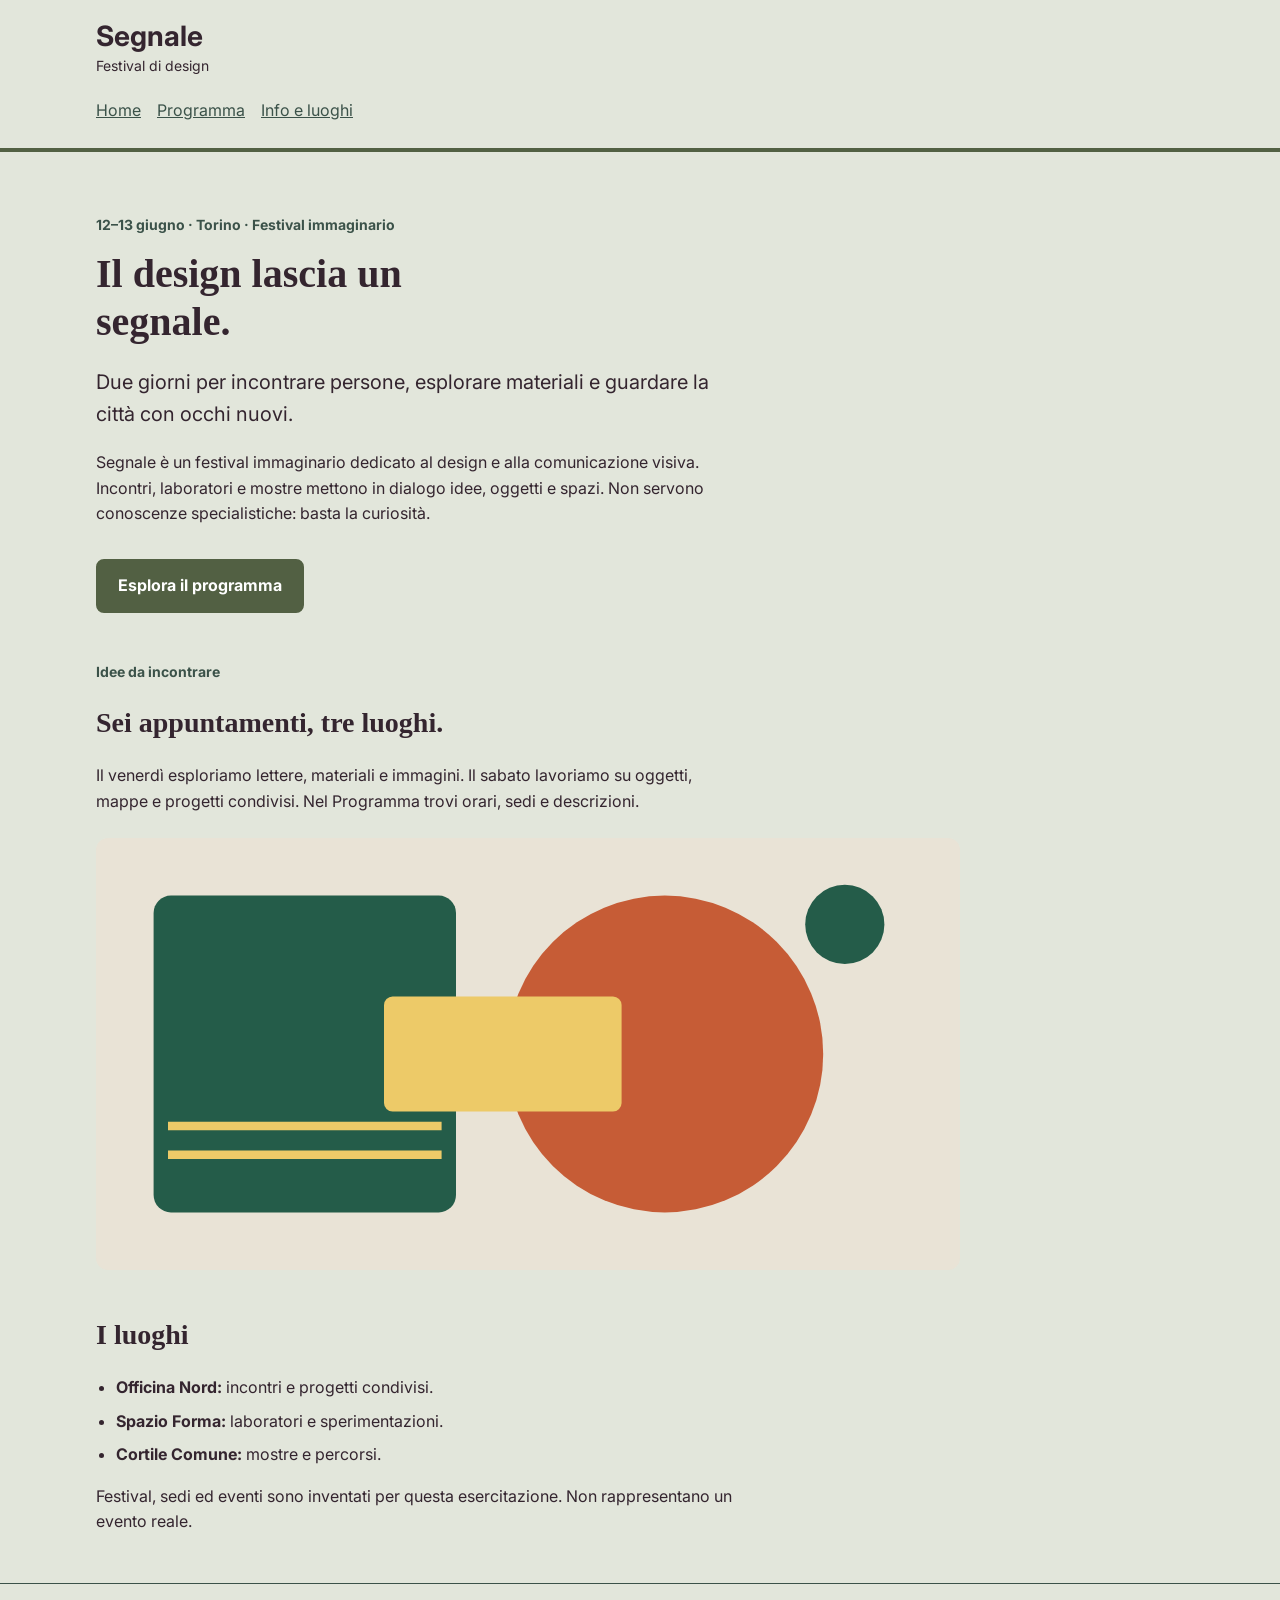
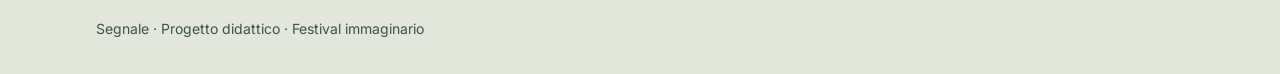
<file: index.html>
<!doctype html>
<html lang="it">
<head>
  <meta charset="utf-8">
  <meta name="viewport" content="width=device-width, initial-scale=1">
  <title>Segnale — Festival di design</title>

  <link rel="preconnect" href="https://fonts.googleapis.com">
  <link rel="preconnect" href="https://fonts.gstatic.com" crossorigin>
  <link href="https://fonts.googleapis.com/css2?family=Inter:wght@400;500;600;700&display=swap" rel="stylesheet">
  <link href="https://fonts.cdnfonts.com/css/made-soulmaze" rel="stylesheet">

  <link rel="stylesheet" href="style.css">
</head>
<body>
  <a class="skip-link" href="#contenuto">Vai al contenuto</a>

  <header class="site-header">
    <div class="container">
      <a class="brand" href="index.html">Segnale<span>Festival di design</span></a>
    <nav class="menu">
  <a href="index.html">Home</a>
  <a href="programma.html">Programma</a>
  <a href="info.html">Info e luoghi</a>
</nav>

    </div>
  </header>

  <main id="contenuto" class="container">
    <section class="intro">
      <p class="eyebrow">12–13 giugno · Torino · Festival immaginario</p>
      <h1 id="titolo-home">Il design lascia un segnale.</h1>
      <p class="lead">Due giorni per incontrare persone, esplorare materiali e guardare la città con occhi nuovi.</p>
      <p class="reading-text">Segnale è un festival immaginario dedicato al design e alla comunicazione visiva. Incontri, laboratori e mostre mettono in dialogo idee, oggetti e spazi. Non servono conoscenze specialistiche: basta la curiosità.</p>
      <a class="button-link" href="programma.html">Esplora il programma</a>
    </section>

    <section class="content-section">
      <p class="eyebrow">Idee da incontrare</p>
      <h2 id="titolo-festival">Sei appuntamenti, tre luoghi.</h2>
      <p class="reading-text">Il venerdì esploriamo lettere, materiali e immagini. Il sabato lavoriamo su oggetti, mappe e progetti condivisi. Nel Programma trovi orari, sedi e descrizioni.</p>
      <img class="festival-image" src="assets/festival.svg" alt="Composizione geometrica di cerchi e rettangoli nei colori del festival" width="1200" height="600">
    </section>

    <section class="content-section">
      <h2 id="titolo-luoghi">I luoghi</h2>
      <ul class="venues">
        <li><strong>Officina Nord:</strong> incontri e progetti condivisi.</li>
        <li><strong>Spazio Forma:</strong> laboratori e sperimentazioni.</li>
        <li><strong>Cortile Comune:</strong> mostre e percorsi.</li>
      </ul>
      <p class="reading-text">Festival, sedi ed eventi sono inventati per questa esercitazione. Non rappresentano un evento reale.</p>
    </section>
  </main>

  <footer class="site-footer">
    <div class="container">
      <p>Segnale · Progetto didattico · Festival immaginario</p>
    </div>
  </footer>
</body>
</html>
</file>
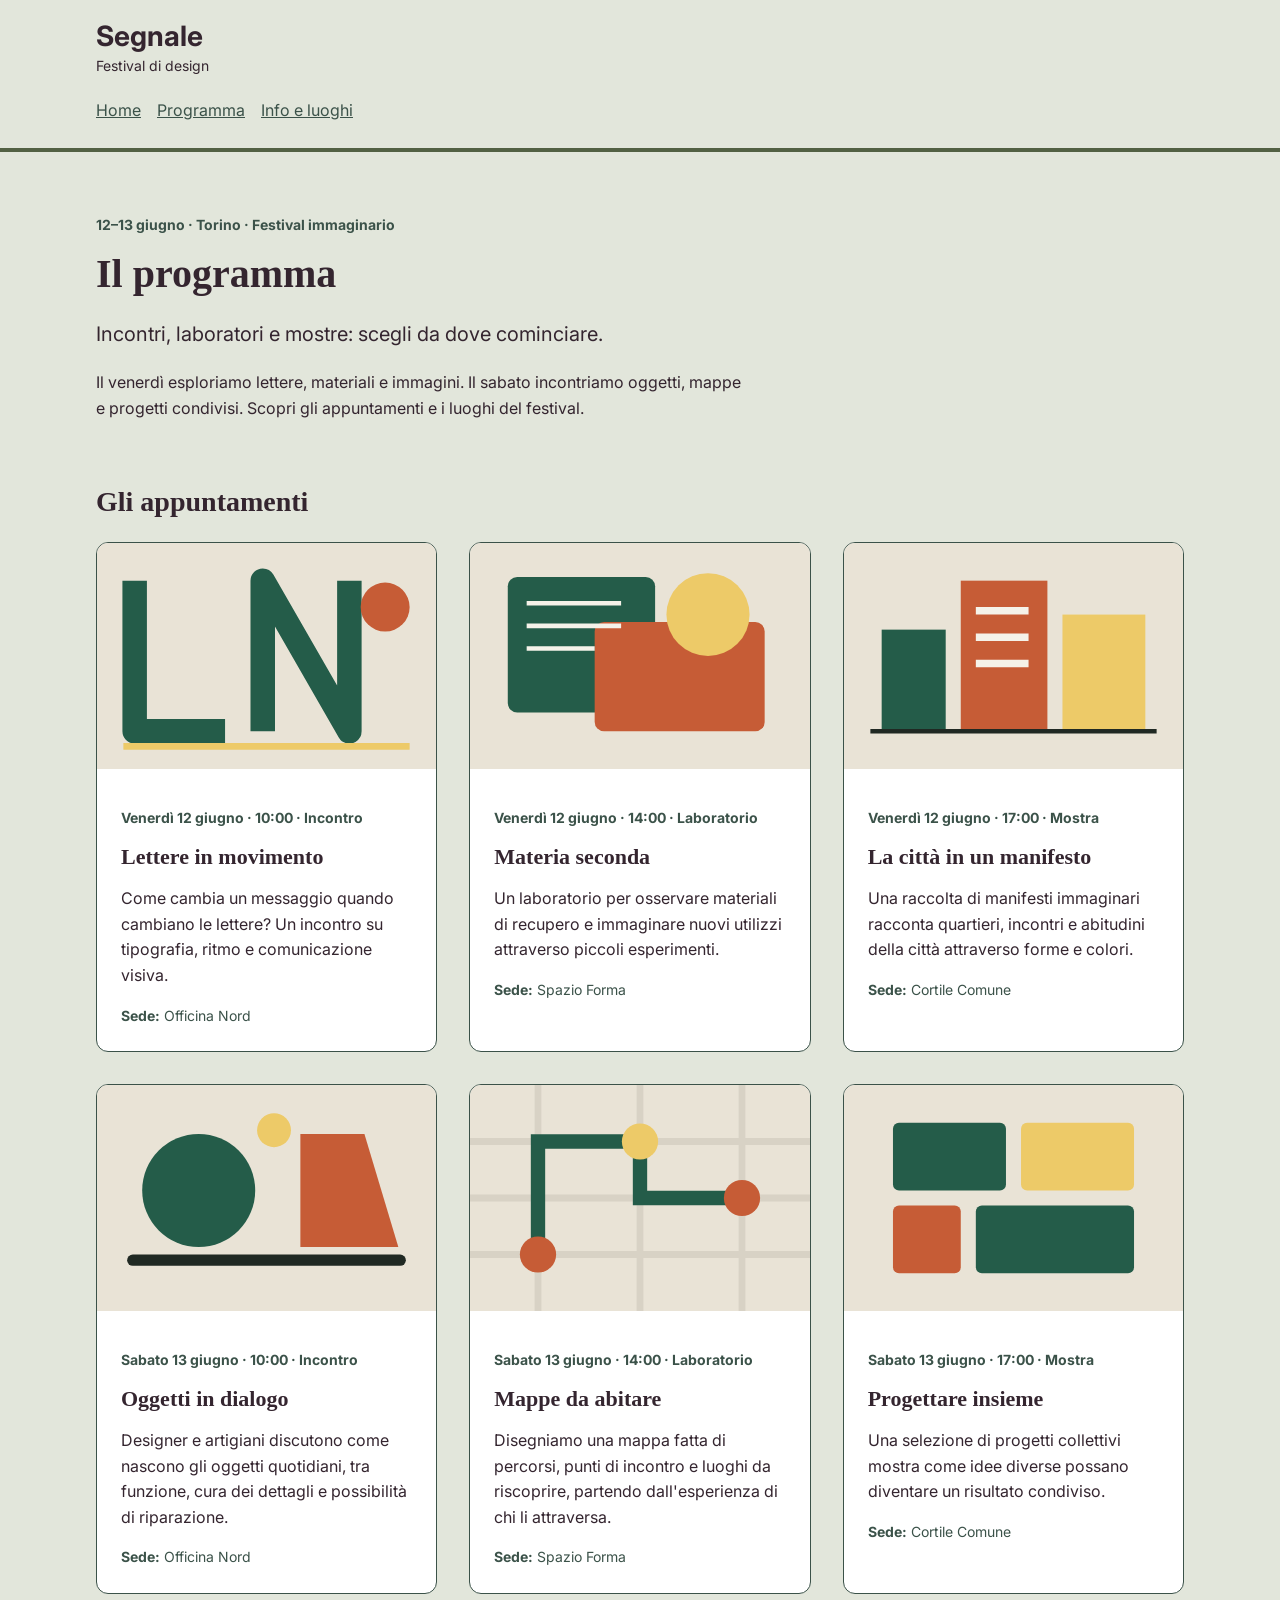
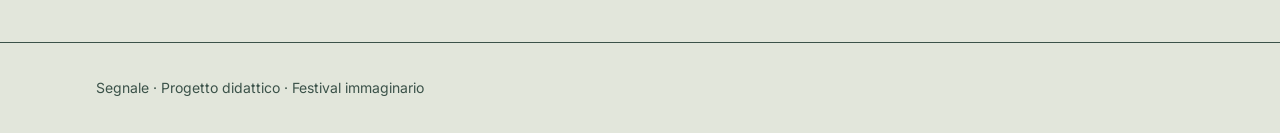
<file: programma.html>
<!doctype html>
<html lang="it">
<head>
  <meta charset="utf-8">
  <meta name="viewport" content="width=device-width, initial-scale=1">
  <title>Programma — Segnale</title>

  <link rel="preconnect" href="https://fonts.googleapis.com">
  <link rel="preconnect" href="https://fonts.gstatic.com" crossorigin>
  <link href="https://fonts.googleapis.com/css2?family=Inter:wght@400;500;600;700&display=swap" rel="stylesheet">
  <link href="https://fonts.cdnfonts.com/css/made-soulmaze" rel="stylesheet">

  <link rel="stylesheet" href="style.css">
</head>
<body>
  <a class="skip-link" href="#contenuto">Vai al contenuto</a>

  <header class="site-header">
    <div class="container">
      <a class="brand" href="index.html">Segnale<span>Festival di design</span></a>
      <nav>
        <a href="index.html">Home</a>
        <a href="programma.html" aria-current="page">Programma</a>
        <a href="info.html">Info e luoghi</a>
      </nav>
    </div>
  </header>

  <main id="contenuto" class="container">
    <section class="intro">
      <p class="eyebrow">12–13 giugno · Torino · Festival immaginario</p>
      <h1 id="titolo-programma">Il programma</h1>
      <p class="lead">Incontri, laboratori e mostre: scegli da dove cominciare.</p>
      <p class="reading-text">Il venerdì esploriamo lettere, materiali e immagini. Il sabato incontriamo oggetti, mappe e progetti condivisi. Scopri gli appuntamenti e i luoghi del festival.</p>
    </section>

    <section class="content-section">
      <h2 id="titolo-eventi">Gli appuntamenti</h2>
      <div class="event-grid">
        <article class="event-card">
          <img src="assets/lettere-in-movimento.svg" alt="Lettere geometriche disposte su una griglia" width="900" height="600">
          <div class="event-body">
            <p class="event-meta">Venerdì 12 giugno · 10:00 · Incontro</p>
            <h3>Lettere in movimento</h3>
            <p>Come cambia un messaggio quando cambiano le lettere? Un incontro su tipografia, ritmo e comunicazione visiva.</p>
            <p class="event-place"><strong>Sede:</strong> Officina Nord</p>
          </div>
        </article>

        <article class="event-card">
          <img src="assets/materia-seconda.svg" alt="Forme sovrapposte che richiamano campioni di materiali" width="900" height="600">
          <div class="event-body">
            <p class="event-meta">Venerdì 12 giugno · 14:00 · Laboratorio</p>
            <h3>Materia seconda</h3>
            <p>Un laboratorio per osservare materiali di recupero e immaginare nuovi utilizzi attraverso piccoli esperimenti.</p>
            <p class="event-place"><strong>Sede:</strong> Spazio Forma</p>
          </div>
        </article>

        <article class="event-card">
          <img src="assets/citta-manifesto.svg" alt="Rettangoli colorati compongono una città astratta." width="900" height="600">
          <div class="event-body">
            <p class="event-meta">Venerdì 12 giugno · 17:00 · Mostra</p>
            <h3>La città in un manifesto</h3>
            <p>Una raccolta di manifesti immaginari racconta quartieri, incontri e abitudini della città attraverso forme e colori.</p>
            <p class="event-place"><strong>Sede:</strong> Cortile Comune</p>
          </div>
        </article>

        <article class="event-card">
          <img src="assets/oggetti-dialogo.svg" alt="Due forme geometriche si fronteggiano sopra una linea comune." width="900" height="600">
          <div class="event-body">
            <p class="event-meta">Sabato 13 giugno · 10:00 · Incontro</p>
            <h3>Oggetti in dialogo</h3>
            <p>Designer e artigiani discutono come nascono gli oggetti quotidiani, tra funzione, cura dei dettagli e possibilità di riparazione.</p>
            <p class="event-place"><strong>Sede:</strong> Officina Nord</p>
          </div>
        </article>

        <article class="event-card">
          <img src="assets/mappe-abitare.svg" alt="Un percorso collega tre punti su una mappa geometrica." width="900" height="600">
          <div class="event-body">
            <p class="event-meta">Sabato 13 giugno · 14:00 · Laboratorio</p>
            <h3>Mappe da abitare</h3>
            <p>Disegniamo una mappa fatta di percorsi, punti di incontro e luoghi da riscoprire, partendo dall'esperienza di chi li attraversa.</p>
            <p class="event-place"><strong>Sede:</strong> Spazio Forma</p>
          </div>
        </article>

        <article class="event-card">
          <img src="assets/progettare-insieme.svg" alt="Moduli di colori diversi si incastrano in una composizione comune." width="900" height="600">
          <div class="event-body">
            <p class="event-meta">Sabato 13 giugno · 17:00 · Mostra</p>
            <h3>Progettare insieme</h3>
            <p>Una selezione di progetti collettivi mostra come idee diverse possano diventare un risultato condiviso.</p>
            <p class="event-place"><strong>Sede:</strong> Cortile Comune</p>
          </div>
        </article>
      </div>
    </section>
  </main>

  <footer class="site-footer">
    <div class="container">
      <p>Segnale · Progetto didattico · Festival immaginario</p>
    </div>
  </footer>
</body>
</html>
</file>
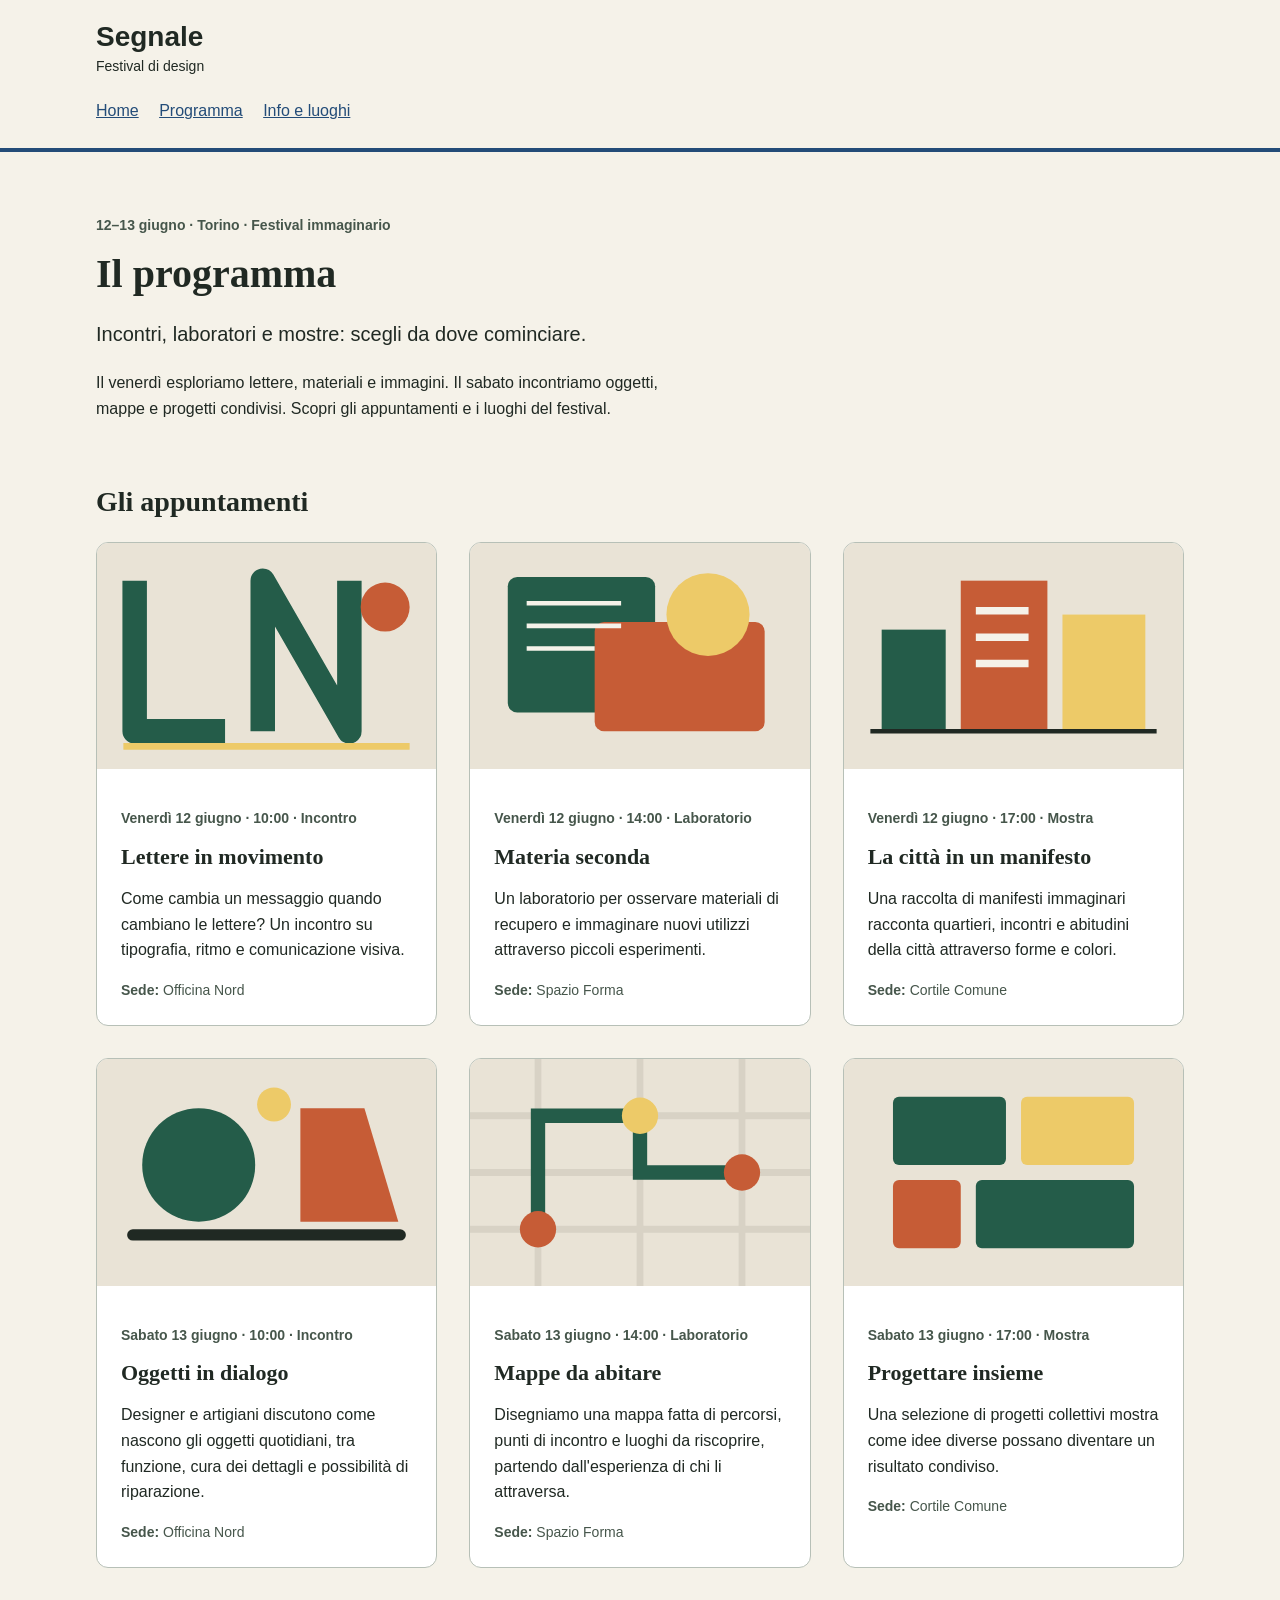
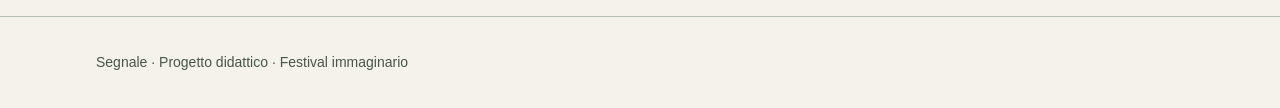
<file: festival segnale con luoghi/programma.html>
<!doctype html>
<html lang="it">
<head>
  <meta charset="utf-8">
  <meta name="viewport" content="width=device-width, initial-scale=1">
  <title>Programma — Segnale</title>
  <link rel="stylesheet" href="style.css">
</head>
<body>
  <a class="skip-link" href="#contenuto">Vai al contenuto</a>

  <header class="site-header">
    <div class="container">
      <a class="brand" href="index.html">Segnale<span>Festival di design</span></a>
      <nav>
        <a href="index.html">Home</a>
        <a href="programma.html">Programma</a>
        <a href="info.html">Info e luoghi</a>
      </nav>
    </div>
  </header>

  <main id="contenuto" class="container">
    <section class="intro">
      <p class="eyebrow">12–13 giugno · Torino · Festival immaginario</p>
      <h1 id="titolo-programma">Il programma</h1>
      <p class="lead">Incontri, laboratori e mostre: scegli da dove cominciare.</p>
      <p class="reading-text">Il venerdì esploriamo lettere, materiali e immagini. Il sabato incontriamo oggetti, mappe e progetti condivisi. Scopri gli appuntamenti e i luoghi del festival.</p>
    </section>

    <section class="content-section">
      <h2 id="titolo-eventi">Gli appuntamenti</h2>
      <div class="event-grid">
        <article class="event-card">
          <img src="assets/lettere-in-movimento.svg" alt="Lettere geometriche disposte su una griglia" width="900" height="600">
          <div class="event-body">
            <p class="event-meta">Venerdì 12 giugno · 10:00 · Incontro</p>
            <h3>Lettere in movimento</h3>
            <p>Come cambia un messaggio quando cambiano le lettere? Un incontro su tipografia, ritmo e comunicazione visiva.</p>
            <p class="event-place"><strong>Sede:</strong> Officina Nord</p>
          </div>
        </article>

        <article class="event-card">
          <img src="assets/materia-seconda.svg" alt="Forme sovrapposte che richiamano campioni di materiali" width="900" height="600">
          <div class="event-body">
            <p class="event-meta">Venerdì 12 giugno · 14:00 · Laboratorio</p>
            <h3>Materia seconda</h3>
            <p>Un laboratorio per osservare materiali di recupero e immaginare nuovi utilizzi attraverso piccoli esperimenti.</p>
            <p class="event-place"><strong>Sede:</strong> Spazio Forma</p>
          </div>
        </article>

        <article class="event-card">
          <img src="assets/citta-manifesto.svg" alt="Rettangoli colorati compongono una città astratta." width="900" height="600">
          <div class="event-body">
            <p class="event-meta">Venerdì 12 giugno · 17:00 · Mostra</p>
            <h3>La città in un manifesto</h3>
            <p>Una raccolta di manifesti immaginari racconta quartieri, incontri e abitudini della città attraverso forme e colori.</p>
            <p class="event-place"><strong>Sede:</strong> Cortile Comune</p>
          </div>
        </article>

        <article class="event-card">
          <img src="assets/oggetti-dialogo.svg" alt="Due forme geometriche si fronteggiano sopra una linea comune." width="900" height="600">
          <div class="event-body">
            <p class="event-meta">Sabato 13 giugno · 10:00 · Incontro</p>
            <h3>Oggetti in dialogo</h3>
            <p>Designer e artigiani discutono come nascono gli oggetti quotidiani, tra funzione, cura dei dettagli e possibilità di riparazione.</p>
            <p class="event-place"><strong>Sede:</strong> Officina Nord</p>
          </div>
        </article>

        <article class="event-card">
          <img src="assets/mappe-abitare.svg" alt="Un percorso collega tre punti su una mappa geometrica." width="900" height="600">
          <div class="event-body">
            <p class="event-meta">Sabato 13 giugno · 14:00 · Laboratorio</p>
            <h3>Mappe da abitare</h3>
            <p>Disegniamo una mappa fatta di percorsi, punti di incontro e luoghi da riscoprire, partendo dall'esperienza di chi li attraversa.</p>
            <p class="event-place"><strong>Sede:</strong> Spazio Forma</p>
          </div>
        </article>

        <article class="event-card">
          <img src="assets/progettare-insieme.svg" alt="Moduli di colori diversi si incastrano in una composizione comune." width="900" height="600">
          <div class="event-body">
            <p class="event-meta">Sabato 13 giugno · 17:00 · Mostra</p>
            <h3>Progettare insieme</h3>
            <p>Una selezione di progetti collettivi mostra come idee diverse possano diventare un risultato condiviso.</p>
            <p class="event-place"><strong>Sede:</strong> Cortile Comune</p>
          </div>
        </article>
      </div>
    </section>
  </main>

  <footer class="site-footer">
    <div class="container">
      <p>Segnale · Progetto didattico · Festival immaginario</p>
    </div>
  </footer>
</body>
</html>
</file>
<file: style.css>
:root {
  --colore-primario: #526043;
  --colore-primario-scuro: #3B5249;
  --colore-sfondo: #E2E6DB;
  --colore-testo: #34252F;
  --font-testo: "Inter", Arial, Helvetica, sans-serif;
  --font-titoli: "MADE Soulmaze", Georgia, "Times New Roman", serif;
}

* {
  box-sizing: border-box;
}

body {
  margin: 0;
  background: var(--colore-sfondo);
  color: var(--colore-testo);
  font-family: var(--font-testo);
  font-size: 1rem;
  line-height: 1.6;
}

a {
  color: var(--colore-primario-scuro);
}

a:hover {
  text-decoration: underline;
}

a:focus {
  outline: 3px solid var(--colore-testo);
  outline-offset: 3px;
}

.container {
  width: 92%;
  max-width: 68rem;
  margin: 0 auto;
}

.site-header {
  position: sticky;
  top: 0;
  z-index: 1000;
  padding: 1.25rem 0;
  border-bottom: 4px solid var(--colore-primario);
  background: var(--colore-sfondo);
}

.brand {
  display: inline-block;
  color: var(--colore-testo);
  font-size: 1.75rem;
  font-weight: bold;
  line-height: 1.2;
  text-decoration: none;
}

.brand span {
  display: block;
  margin-top: 0.25rem;
  font-size: 0.875rem;
  font-weight: normal;
}

/* I collegamenti restano sempre sulla stessa riga. */
nav {
  display: flex;
  flex-direction: row;
  flex-wrap: nowrap;
  align-items: center;
  gap: clamp(0.5rem, 3vw, 1rem);
  margin-top: 1rem;
}

nav a {
  display: inline-block;
  padding: 0.25rem 0;
  white-space: nowrap;
}

.intro {
  padding: 3rem 0 1rem;
}

.eyebrow,
.event-meta {
  color: var(--colore-primario-scuro);
  font-size: 0.875rem;
  font-weight: bold;
}

h1,
h2,
h3 {
  font-family: var(--font-titoli);
  line-height: 1.2;
}

h1 {
  max-width: 18ch;
  margin: 0.75rem 0 1.25rem;
  font-size: 2.5rem;
}

h2 {
  font-size: 1.75rem;
}

h3 {
  margin: 0.5rem 0 0.75rem;
  font-size: 1.375rem;
}

.lead {
  max-width: 48ch;
  font-size: 1.25rem;
}

.reading-text {
  max-width: 65ch;
}

.button-link {
  display: inline-block;
  margin-top: 1rem;
  padding: 0.75rem 1.25rem;
  border: 2px solid var(--colore-primario);
  border-radius: 0.5rem;
  background: var(--colore-primario);
  color: #ffffff;
  font-weight: bold;
  text-align: center;
  text-decoration: none;
  cursor: pointer;
  transition: background-color 0.2s ease, border-color 0.2s ease;
}

.button-link:hover {
  border-color: var(--colore-primario-scuro);
  background: var(--colore-primario-scuro);
  color: #ffffff;
  text-decoration: none;
}

.button-link:focus-visible {
  outline: 3px solid var(--colore-testo);
  outline-offset: 3px;
}

.content-section {
  margin: 2rem 0 3rem;
}

.festival-image {
  display: block;
  width: 100%;
  max-width: 54rem;
  height: auto;
  margin-top: 1.5rem;
  border-radius: 0.75rem;
}

.venues {
  padding-left: 1.25rem;
}

.venues li {
  margin-bottom: 0.5rem;
}

/* Carosello delle sedi: una fotografia per slide. */
.venue-swiper {
  width: 100%;
  max-width: 100%;
}

.venue-swiper .swiper-slide {
  min-width: 0;
  margin: 0;
}

.venue-swiper img {
  display: block;
  width: 100%;
  height: auto;
}

/* Disposizione di base: una colonna. */
.event-grid {
  display: grid;
  grid-template-columns: 1fr;
  gap: 2rem;
}

.event-card {
  overflow: hidden;
  border: 1px solid var(--colore-primario-scuro);
  border-radius: 0.75rem;
  background: #ffffff;
}

.event-card img {
  display: block;
  width: 100%;
  height: auto;
}

.event-body {
  padding: 1.5rem;
}

.event-place {
  margin-bottom: 0;
  color: var(--colore-primario-scuro);
  font-size: 0.875rem;
}

.site-footer {
  padding: 1.25rem 0;
  border-top: 1px solid var(--colore-primario-scuro);
  color: var(--colore-primario-scuro);
  font-size: 0.875rem;
}

.skip-link {
  position: absolute;
  top: -6rem;
  left: 1rem;
  padding: 0.75rem 1rem;
  background: #ffffff;
  color: var(--colore-testo);
}

.skip-link:focus {
  top: 1rem;
}

/* Da 600 px: la griglia degli eventi passa a due colonne. */
@media (min-width: 600px) {
  .event-grid {
    grid-template-columns: repeat(2, 1fr);
  }
}

/* Da 1024 px: griglia degli eventi a tre colonne. */
@media (min-width: 1024px) {
  .event-grid {
    grid-template-columns: repeat(3, 1fr);
  }
}
</file>
<file: festival segnale con luoghi/style.css>
/* Segnale: esempio completo della consegna su Home e Programma. */

/* Valori condivisi: le regole interessate li richiamano con var(). */
:root {
  --colore-primario: #234c78;
  --colore-primario-scuro: #163454;
  --colore-sfondo: #f5f2e9;
  --colore-testo: #202923;
  --font-testo: Arial, Helvetica, sans-serif;
  --font-titoli: Georgia, "Times New Roman", serif;
}

* {
  box-sizing: border-box;
}

body {
  margin: 0;
  background: var(--colore-sfondo);
  color: var(--colore-testo);
  font-family: var(--font-testo);
  font-size: 1rem;
  line-height: 1.6;
}

a {
  color: var(--colore-primario);
}

a:hover {
  text-decoration: underline;
}

a:focus {
  outline: 3px solid var(--colore-testo);
}

.container {
  width: 92%;
  max-width: 68rem;
  margin: 0 auto;
}

.site-header {
  padding: 1.25rem 0;
  border-bottom: 4px solid var(--colore-primario);
}

.brand {
  display: inline-block;
  color: var(--colore-testo);
  font-size: 1.75rem;
  font-weight: bold;
  line-height: 1.2;
  text-decoration: none;
}

.brand span {
  display: block;
  margin-top: 0.25rem;
  font-size: 0.875rem;
  font-weight: normal;
}

nav {
  margin-top: 1rem;
}

nav a {
  display: inline-block;
  margin-right: 1rem;
  padding: 0.25rem 0;
}

.intro {
  padding: 3rem 0 1rem;
}

.eyebrow,
.event-meta {
  color: #46564b;
  font-size: 0.875rem;
  font-weight: bold;
}

h1,
h2,
h3 {
  font-family: var(--font-titoli);
  line-height: 1.2;
}

h1 {
  max-width: 18ch;
  margin: 0.75rem 0 1.25rem;
  font-size: 2.5rem;
}

h2 {
  font-size: 1.75rem;
}

h3 {
  margin: 0.5rem 0 0.75rem;
  font-size: 1.375rem;
}

.lead {
  max-width: 48ch;
  font-size: 1.25rem;
}

.reading-text {
  max-width: 65ch;
}

.button-link {
  display: inline-block;
  margin-top: 1rem;
  padding: 0.75rem 1.25rem;
  border-radius: 0.5rem;
  background: var(--colore-primario);
  color: #ffffff;
  font-weight: bold;
  text-decoration: none;
}

.button-link:hover {
  background: var(--colore-primario-scuro);
}

.content-section {
  margin: 2rem 0 3rem;
}

.festival-image {
  display: block;
  width: 100%;
  max-width: 54rem;
  height: auto;
  margin-top: 1.5rem;
  border-radius: 0.75rem;
}

.venues {
  padding-left: 1.25rem;
}

.venues li {
  margin-bottom: 0.5rem;
}

/* Carosello delle sedi: una fotografia per slide. */
.venue-swiper {
  width: 100%;
  max-width: 100%;
}

.venue-swiper .swiper-slide {
  min-width: 0;
  margin: 0;
}

.venue-swiper img {
  display: block;
  width: 100%;
  height: auto;
}

/* Disposizione di base: una colonna. */
.event-grid {
  display: grid;
  grid-template-columns: 1fr;
  gap: 2rem;
}

.event-card {
  overflow: hidden;
  border: 1px solid #b7c0b7;
  border-radius: 0.75rem;
  background: #ffffff;
}

.event-card img {
  display: block;
  width: 100%;
  height: auto;
}

.event-body {
  padding: 1.5rem;
}

.event-place {
  margin-bottom: 0;
  color: #46564b;
  font-size: 0.875rem;
}

.site-footer {
  padding: 1.25rem 0;
  border-top: 1px solid #b7c0b7;
  color: #46564b;
  font-size: 0.875rem;
}

.skip-link {
  position: absolute;
  top: -6rem;
  left: 1rem;
  padding: 0.75rem 1rem;
  background: #ffffff;
  color: var(--colore-testo);
}

.skip-link:focus {
  top: 1rem;
}

/* Da 600 px: due colonne. */
@media (min-width: 600px) {
  .event-grid {
    grid-template-columns: repeat(2, 1fr);
  }
}

/* Da 1024 px: tre colonne. */
@media (min-width: 1024px) {
  .event-grid {
    grid-template-columns: repeat(3, 1fr);
  }
}
</file>
